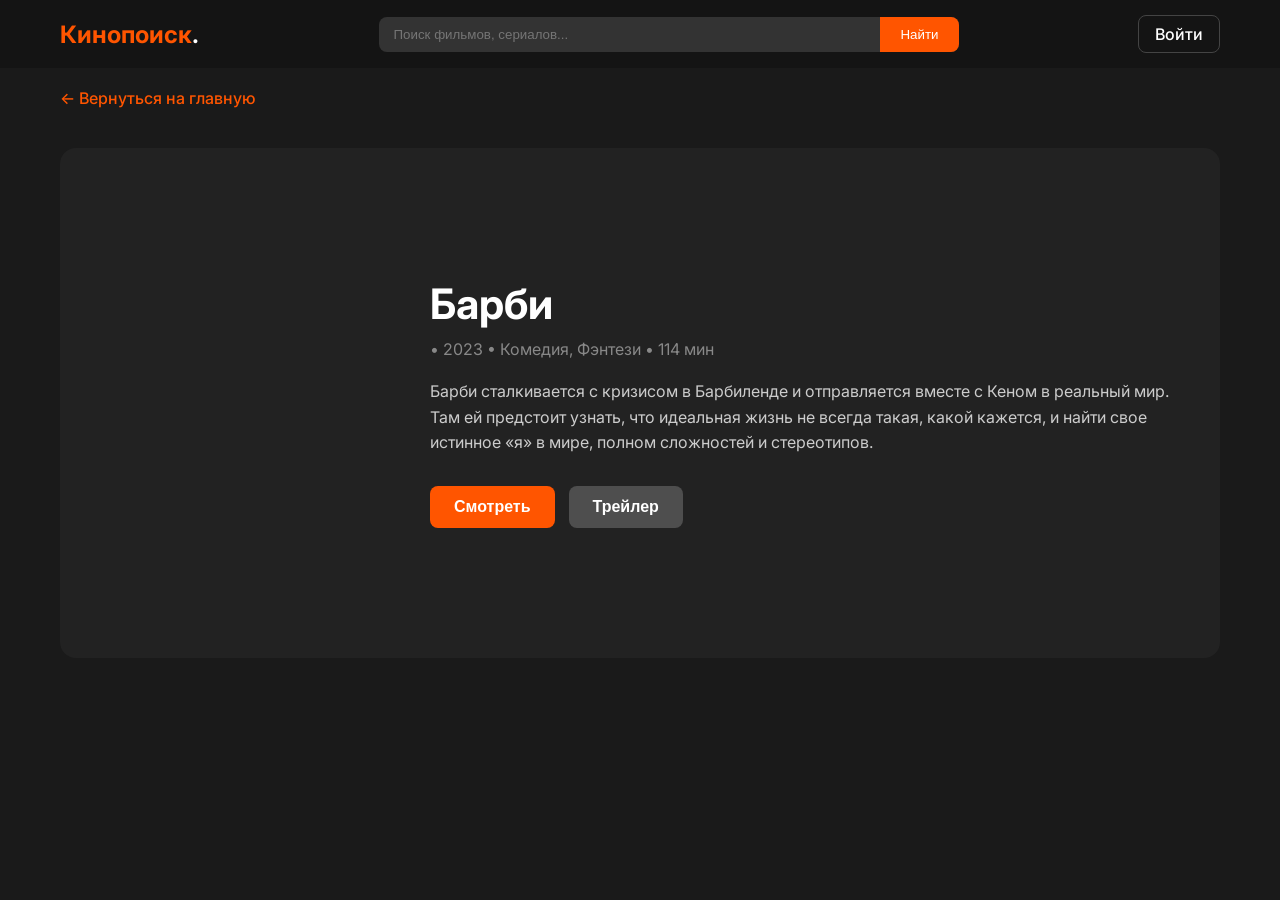
<file: barbie.html>
<!DOCTYPE html>
<html lang="ru">
<head>
    <meta charset="UTF-8">
    <meta name="viewport" content="width=device-width, initial-scale=1.0">
    <title>Барби - Мой Кинопоиск</title>
    <link rel="stylesheet" href="style.css">
    <link href="https://fonts.googleapis.com/css2?family=Inter:wght@400;500;700&display=swap" rel="stylesheet">
</head>
<body>

    <header class="header">
        <div class="container header-content">
            <div class="logo">Кинопоиск<span>.</span></div>
            <div class="search-bar">
                <input type="text" placeholder="Поиск фильмов, сериалов...">
                <button>Найти</button>
            </div>
            <div class="profile">Войти</div>
        </div>
    </header>

    <main class="container">
        <a href="index.html" class="back-btn">← Вернуться на главную</a>
        
        <div class="movie-page-container">
            <div class="movie-page-poster" style="background-image: url('https://images.unsplash.com/photo-1536440136628-849c177e76a1?q=80&w=500&auto=format&fit=crop');"></div>
            
            <div class="movie-page-info">
                <h1>Барби</h1>
                <div class="meta">
                    <span class="rating">8.5</span> • 2023 • Комедия, Фэнтези • 114 мин
                </div>
                <p class="full-desc">
                    Барби сталкивается с кризисом в Барбиленде и отправляется вместе с Кеном в реальный мир. Там ей предстоит узнать, что идеальная жизнь не всегда такая, какой кажется, и найти свое истинное «я» в мире, полном сложностей и стереотипов.
                </p>
                <div class="hero-buttons">
                    <button class="btn-primary">Смотреть</button>
                    <button class="btn-secondary">Трейлер</button>
                </div>
            </div>
        </div>
    </main>

</body>
</html>
</file>
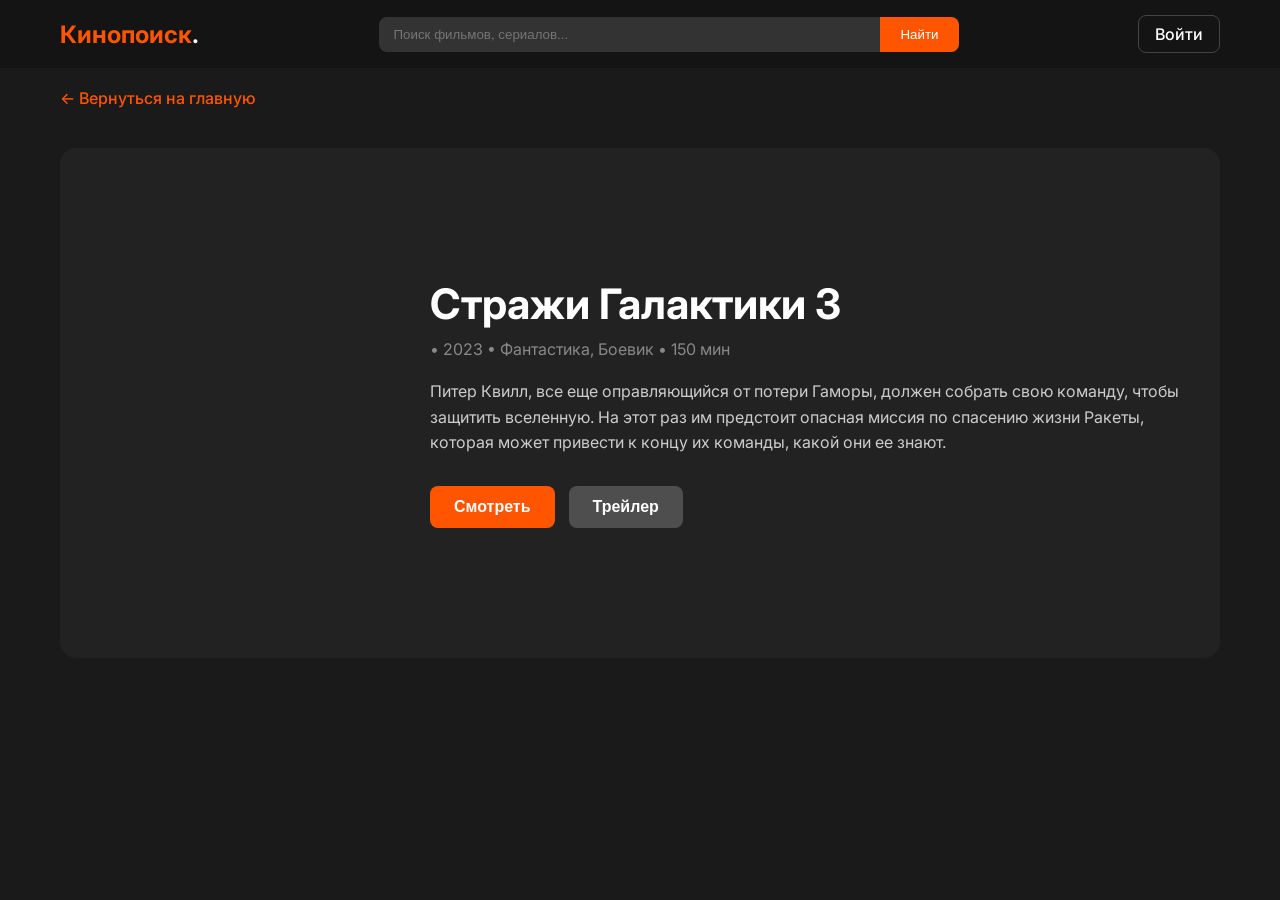
<file: gotg.html>
<!DOCTYPE html>
<html lang="ru">
<head>
    <meta charset="UTF-8">
    <meta name="viewport" content="width=device-width, initial-scale=1.0">
    <title>Стражи Галактики 3 - Мой Кинопоиск</title>
    <link rel="stylesheet" href="style.css">
    <link href="https://fonts.googleapis.com/css2?family=Inter:wght@400;500;700&display=swap" rel="stylesheet">
</head>
<body>

    <header class="header">
        <div class="container header-content">
            <div class="logo">Кинопоиск<span>.</span></div>
            <div class="search-bar">
                <input type="text" placeholder="Поиск фильмов, сериалов...">
                <button>Найти</button>
            </div>
            <div class="profile">Войти</div>
        </div>
    </header>

    <main class="container">
        <a href="index.html" class="back-btn">← Вернуться на главную</a>
        
        <div class="movie-page-container">
            <div class="movie-page-poster" style="background-image: url('https://images.unsplash.com/photo-1616530940355-351fabd9524b?q=80&w=500&auto=format&fit=crop');"></div>
            
            <div class="movie-page-info">
                <h1>Стражи Галактики 3</h1>
                <div class="meta">
                    <span class="rating">7.9</span> • 2023 • Фантастика, Боевик • 150 мин
                </div>
                <p class="full-desc">
                    Питер Квилл, все еще оправляющийся от потери Гаморы, должен собрать свою команду, чтобы защитить вселенную. На этот раз им предстоит опасная миссия по спасению жизни Ракеты, которая может привести к концу их команды, какой они ее знают.
                </p>
                <div class="hero-buttons">
                    <button class="btn-primary">Смотреть</button>
                    <button class="btn-secondary">Трейлер</button>
                </div>
            </div>
        </div>
    </main>

</body>
</html>
</file>
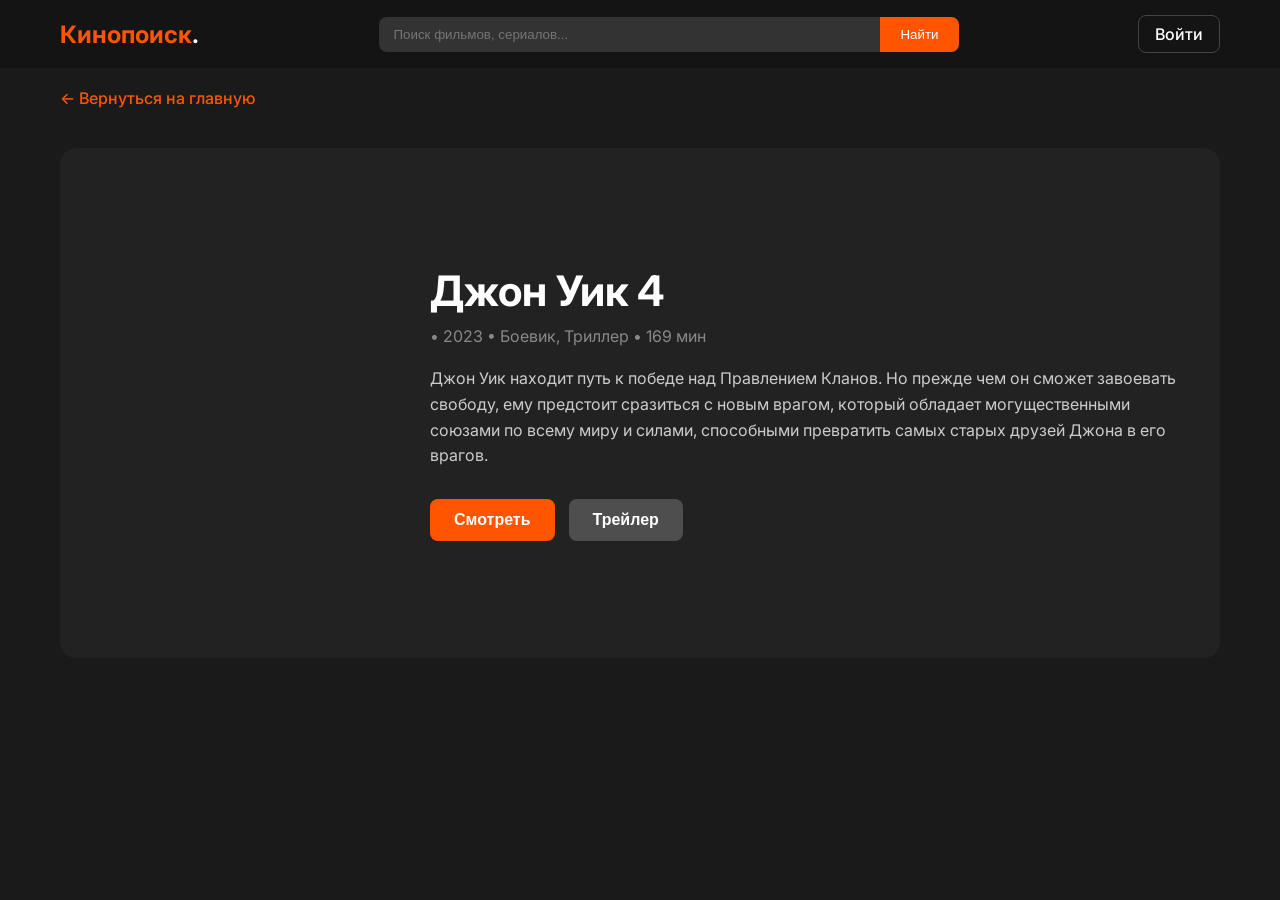
<file: johnwick.html>
<!DOCTYPE html>
<html lang="ru">
<head>
    <meta charset="UTF-8">
    <meta name="viewport" content="width=device-width, initial-scale=1.0">
    <title>Джон Уик 4 - Мой Кинопоиск</title>
    <link rel="stylesheet" href="style.css">
    <link href="https://fonts.googleapis.com/css2?family=Inter:wght@400;500;700&display=swap" rel="stylesheet">
</head>
<body>

    <header class="header">
        <div class="container header-content">
            <div class="logo">Кинопоиск<span>.</span></div>
            <div class="search-bar">
                <input type="text" placeholder="Поиск фильмов, сериалов...">
                <button>Найти</button>
            </div>
            <div class="profile">Войти</div>
        </div>
    </header>

    <main class="container">
        <a href="index.html" class="back-btn">← Вернуться на главную</a>
        
        <div class="movie-page-container">
            <div class="movie-page-poster" style="background-image: url('https://images.unsplash.com/photo-1518676590629-3dcbd9c5a5c9?q=80&w=500&auto=format&fit=crop');"></div>
            
            <div class="movie-page-info">
                <h1>Джон Уик 4</h1>
                <div class="meta">
                    <span class="rating">8.2</span> • 2023 • Боевик, Триллер • 169 мин
                </div>
                <p class="full-desc">
                    Джон Уик находит путь к победе над Правлением Кланов. Но прежде чем он сможет завоевать свободу, ему предстоит сразиться с новым врагом, который обладает могущественными союзами по всему миру и силами, способными превратить самых старых друзей Джона в его врагов.
                </p>
                <div class="hero-buttons">
                    <button class="btn-primary">Смотреть</button>
                    <button class="btn-secondary">Трейлер</button>
                </div>
            </div>
        </div>
    </main>

</body>
</html>
</file>
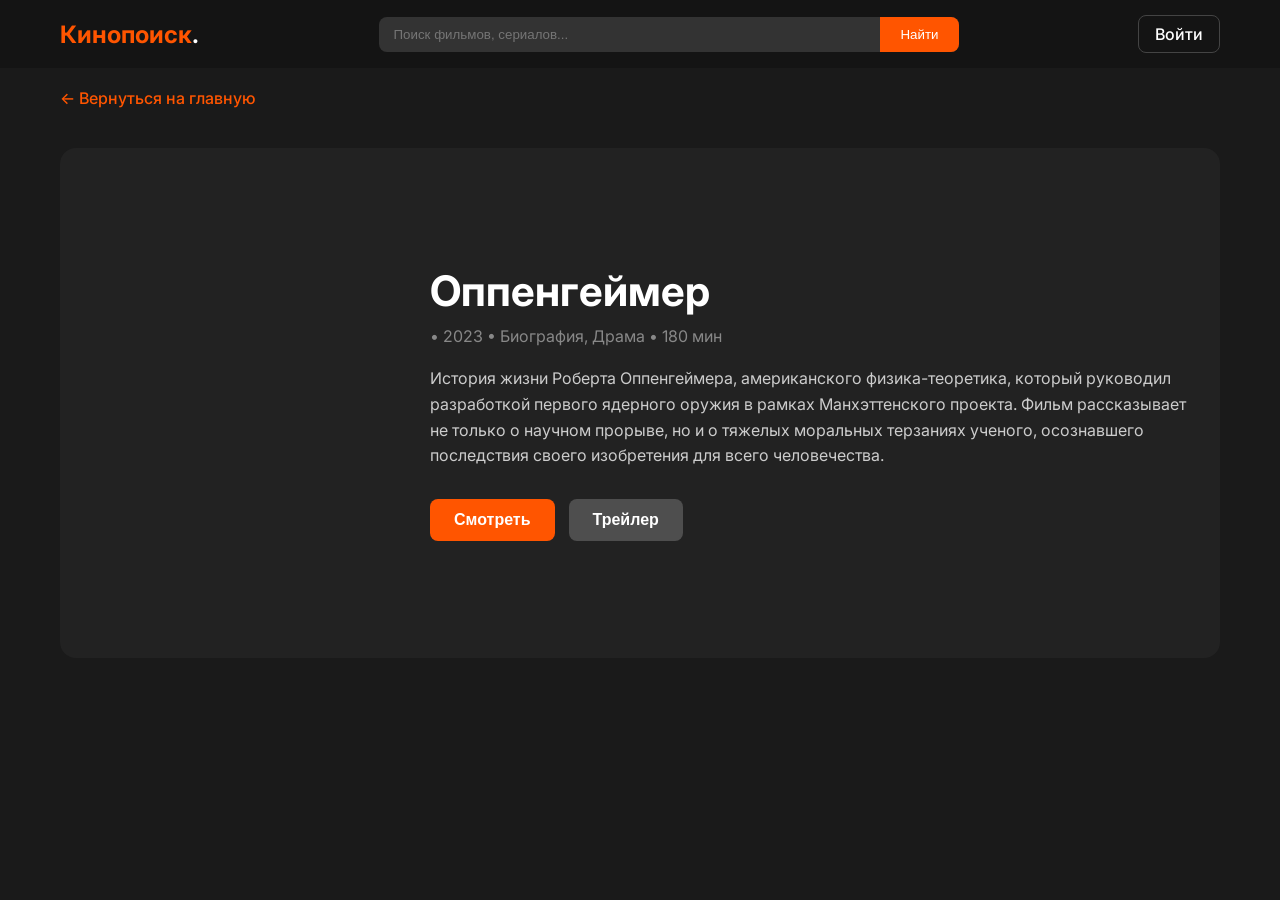
<file: oppenheimer.html>
<!DOCTYPE html>
<html lang="ru">
<head>
    <meta charset="UTF-8">
    <meta name="viewport" content="width=device-width, initial-scale=1.0">
    <title>Оппенгеймер - Мой Кинопоиск</title>
    <link rel="stylesheet" href="style.css">
    <link href="https://fonts.googleapis.com/css2?family=Inter:wght@400;500;700&display=swap" rel="stylesheet">
</head>
<body>

    <header class="header">
        <div class="container header-content">
            <div class="logo">Кинопоиск<span>.</span></div>
            <div class="search-bar">
                <input type="text" placeholder="Поиск фильмов, сериалов...">
                <button>Найти</button>
            </div>
            <div class="profile">Войти</div>
        </div>
    </header>

    <main class="container">
        <a href="index.html" class="back-btn">← Вернуться на главную</a>
        
        <div class="movie-page-container">
            <!-- Постер фильма -->
            <div class="movie-page-poster" style="background-image: url('https://images.unsplash.com/photo-1626814026160-2237a95fc5a0?q=80&w=500&auto=format&fit=crop');"></div>
            
            <!-- Информация о фильме -->
            <div class="movie-page-info">
                <h1>Оппенгеймер</h1>
                <div class="meta">
                    <span class="rating">8.7</span> • 2023 • Биография, Драма • 180 мин
                </div>
                <p class="full-desc">
                    История жизни Роберта Оппенгеймера, американского физика-теоретика, который руководил разработкой первого ядерного оружия в рамках Манхэттенского проекта. Фильм рассказывает не только о научном прорыве, но и о тяжелых моральных терзаниях ученого, осознавшего последствия своего изобретения для всего человечества.
                </p>
                <div class="hero-buttons">
                    <button class="btn-primary">Смотреть</button>
                    <button class="btn-secondary">Трейлер</button>
                </div>
            </div>
        </div>
    </main>

</body>
</html>
</file>
<file: style.css>
/* --- БАЗОВЫЕ НАСТРОЙКИ --- */
* {
    margin: 0;
    padding: 0;
    box-sizing: border-box;
}

body {
    font-family: 'Inter', sans-serif;
    background-color: #1a1a1a;
    color: #ffffff;
}

.container {
    max-width: 1200px;
    margin: 0 auto;
    padding: 0 20px;
}

/* --- ШАПКА САЙТА --- */
.header {
    background-color: #141414;
    padding: 15px 0;
    position: sticky;
    top: 0;
    z-index: 100;
}

.header-content {
    display: flex;
    justify-content: space-between;
    align-items: center;
}

.logo {
    font-size: 24px;
    font-weight: 700;
    color: #ff5500;
}

.logo span {
    color: #fff;
}

.search-bar {
    display: flex;
    background: #333;
    border-radius: 8px;
    overflow: hidden;
    width: 50%;
}

.search-bar input {
    background: transparent;
    border: none;
    color: #fff;
    padding: 10px 15px;
    width: 100%;
    outline: none;
}

.search-bar button {
    background: #ff5500;
    color: white;
    border: none;
    padding: 10px 20px;
    cursor: pointer;
    font-weight: 500;
}

/* Кнопка Войти (стилизованная) */
.profile {
    cursor: pointer;
    font-weight: 500;
    padding: 8px 16px;
    border: 1px solid #444;
    border-radius: 8px;
    transition: all 0.2s;
    user-select: none;
}

.profile:hover {
    border-color: #ff5500;
    color: #ff5500;
}

/* --- ГЛАВНЫЙ БАННЕР --- */
.hero {
    margin-top: 30px;
    height: 400px;
    border-radius: 16px;
    background: linear-gradient(to top, #1a1a1a 0%, transparent 100%), url('https://images.unsplash.com/photo-1542204165-65bf26472b9b?q=80&w=1200&auto=format&fit=crop') center/cover;
    display: flex;
    align-items: flex-end;
    padding: 40px;
}

.hero-content {
    max-width: 600px;
}

.hero h1 {
    font-size: 48px;
    margin-bottom: 10px;
}

.hero p {
    font-size: 16px;
    color: #ccc;
    margin-bottom: 20px;
    line-height: 1.5;
}

.hero-buttons button {
    padding: 12px 24px;
    border-radius: 8px;
    font-size: 16px;
    font-weight: 600;
    cursor: pointer;
    border: none;
    margin-right: 10px;
}

.btn-primary {
    background-color: #ff5500;
    color: white;
}

.btn-primary:hover {
    background-color: #e64c00;
}

.btn-secondary {
    background-color: rgba(255, 255, 255, 0.2);
    color: white;
}

.btn-secondary:hover {
    background-color: rgba(255, 255, 255, 0.3);
}

/* --- СЕТКА ФИЛЬМОВ --- */
.section-title {
    margin: 40px 0 20px 0;
    font-size: 24px;
}

.movie-grid {
    display: grid;
    grid-template-columns: repeat(auto-fill, minmax(220px, 1fr));
    gap: 20px;
    margin-bottom: 50px;
}

a.movie-card {
    text-decoration: none;
    color: #ffffff;
    display: block;
    background-color: #222;
    border-radius: 12px;
    overflow: hidden;
    transition: transform 0.2s;
    cursor: pointer;
}

a.movie-card:hover {
    transform: scale(1.03);
}

.poster {
    height: 320px;
    background-size: cover;
    background-position: center;
}

.movie-info {
    padding: 15px;
    position: relative;
}

.rating {
    background-color: #01b356;
    color: white;
    font-weight: 700;
    padding: 4px 8px;
    border-radius: 6px;
    font-size: 14px;
    position: absolute;
    top: -15px;
    left: 15px;
}

.movie-info h3 {
    font-size: 16px;
    margin-top: 5px;
    margin-bottom: 5px;
}

.movie-info p {
    font-size: 13px;
    color: #888;
}

/* --- СТРАНИЦА ОТДЕЛЬНОГО ФИЛЬМА --- */
.movie-page-container {
    margin-top: 40px;
    display: flex;
    gap: 40px;
    background: #222;
    padding: 30px;
    border-radius: 16px;
}

.movie-page-poster {
    flex: 0 0 300px;
    height: 450px;
    background-size: cover;
    background-position: center;
    border-radius: 12px;
}

.movie-page-info {
    display: flex;
    flex-direction: column;
    justify-content: center;
}

.movie-page-info h1 {
    font-size: 42px;
    margin-bottom: 10px;
}

.movie-page-info .meta {
    color: #888;
    margin-bottom: 20px;
    font-size: 16px;
}

.movie-page-info .full-desc {
    font-size: 16px;
    line-height: 1.6;
    color: #ccc;
    margin-bottom: 30px;
}

.back-btn {
    display: inline-block;
    margin-top: 20px;
    color: #ff5500;
    text-decoration: none;
    font-weight: 500;
}

.back-btn:hover {
    text-decoration: underline;
}

/* --- МОДАЛЬНОЕ ОКНО АВТОРИЗАЦИИ --- */
.modal {
    display: none; /* Скрыто по умолчанию */
    position: fixed;
    top: 0;
    left: 0;
    width: 100%;
    height: 100%;
    background-color: rgba(0, 0, 0, 0.8);
    z-index: 1000;
    justify-content: center;
    align-items: center;
}

.modal-content {
    background-color: #222;
    padding: 40px;
    border-radius: 16px;
    width: 100%;
    max-width: 400px;
    position: relative;
    box-shadow: 0 10px 30px rgba(0, 0, 0, 0.5);
}

.close-btn {
    position: absolute;
    top: 15px;
    right: 20px;
    font-size: 28px;
    color: #888;
    cursor: pointer;
    transition: color 0.2s;
}

.close-btn:hover {
    color: #fff;
}

.modal-content h2 {
    margin-bottom: 20px;
    text-align: center;
}

.modal-content input {
    width: 100%;
    padding: 12px 15px;
    margin-bottom: 15px;
    background-color: #333;
    border: 1px solid #444;
    border-radius: 8px;
    color: #fff;
    font-size: 16px;
    outline: none;
}

.modal-content input:focus {
    border-color: #ff5500;
}

.modal-content .btn-primary {
    width: 100%;
    padding: 12px;
    font-size: 16px;
    margin-top: 10px;
}

.toggle-text {
    text-align: center;
    margin-top: 20px;
    font-size: 14px;
    color: #888;
}

.toggle-text span {
    color: #ff5500;
    cursor: pointer;
    transition: color 0.2s;
}

.toggle-text span:hover {
    color: #e64c00;
    text-decoration: underline;
}
</file>
